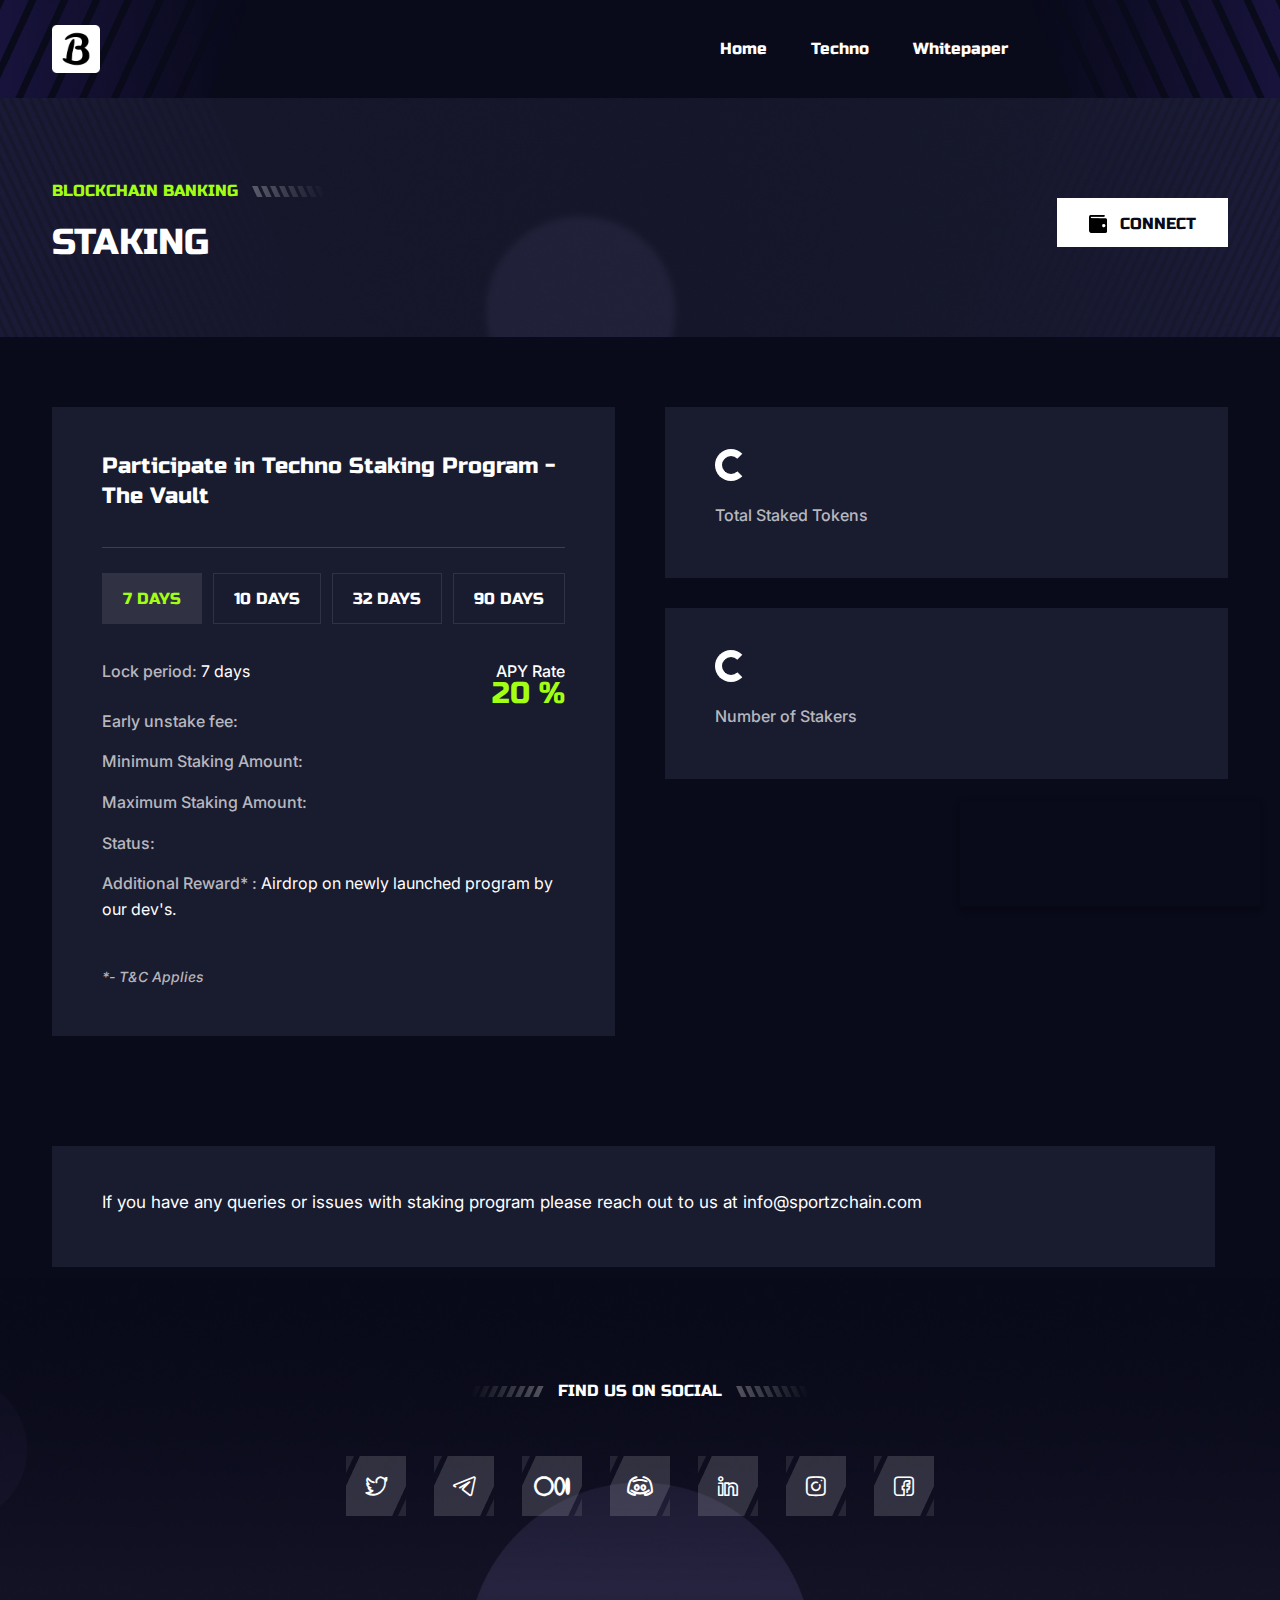
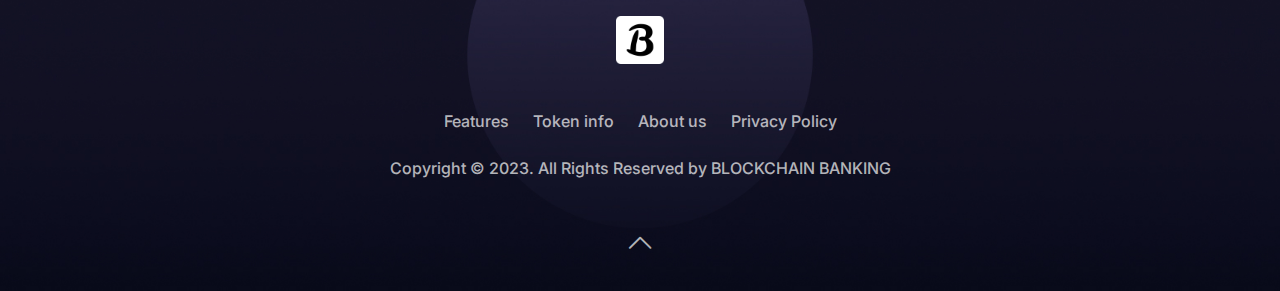
<file: stakingwithmultiplepools-main/stake.html>
<!DOCTYPE html>
<html lang="zxx">
<head>
    <!-- meta tag -->
    <meta charset="utf-8" />
    <title>STAKING</title>
    <link rel="icon" href="favicon1.ico">
    <meta
      name="keywords"
      content="tokens, sportzchain, staking, sports, fans, earn,"
    />
    <meta name="description" content="Sportzchain Staking Platform" />
    <!-- responsive tag -->
    <meta http-equiv="x-ua-compatible" content="ie=edge" />
    <meta name="viewport" content="width=device-width, initial-scale=1" />

    <!-- Bootstrap v4.4.1 css -->
    <link
      rel="stylesheet"
      type="text/css"
      href="assets/css/bootstrap.min.css"
    />
    <!-- animate css -->
    <link rel="stylesheet" type="text/css" href="assets/css/animate.css" />
    <!-- magnific css -->
    <link
      rel="stylesheet"
      type="text/css"
      href="assets/css/magnific-popup.css"
    />
    <!-- owl.carousel css -->
    <link rel="stylesheet" type="text/css" href="assets/css/owl.carousel.css" />
    <!-- off canvas css -->
    <link rel="stylesheet" type="text/css" href="assets/css/off-canvas.css" />
    <!-- flaticon css  -->
    <link
      rel="stylesheet"
      type="text/css"
      href="assets/css/ico-moon-fonts.css"
    />
    <!-- font awesome icon css -->
    <link rel="stylesheet" type="text/css" href="assets/css/all.min.css" />
    <!-- spacing css -->
    <link rel="stylesheet" type="text/css" href="assets/css/sc-spacing.css" />
    <!-- style css -->
    <link rel="stylesheet" type="text/css" href="assets/css/style.css" />
    <!-- responsive css -->
    <link rel="stylesheet" type="text/css" href="assets/css/responsive.css" />
    <!-- notyf css -->
    <link
      href="assets/vendor/notyf/notyf.min.css"
      type="text/css"
      rel="stylesheet"
    />

    <link
      rel="apple-touch-icon"
      sizes="76x76"
      href="assets/images/favicon/apple-touch-icon.png"
    />
    <link
      rel="icon"
      type="image/png"
      sizes="32x32"
      href="assets/images/favicon/favicon-32x32.png"
    />
    <link
      rel="icon"
      type="image/png"
      sizes="16x16"
      href="assets/images/favicon/favicon-16x16.png"
    />
    <link rel="manifest" href="assets/images/favicon/site.webmanifest" />
    <link
      rel="mask-icon"
      href="assets/images/favicon/safari-pinned-tab.svg"
      color="#5bbad5"
    />

    <style>
      /* Chrome, Safari, Edge, Opera */
      input::-webkit-outer-spin-button,
      input::-webkit-inner-spin-button {
        -webkit-appearance: none;
        margin: 0;
      }

      /* Firefox */
      input[type="number"] {
        -moz-appearance: textfield;
      }

      .max:hover {
        cursor: pointer;
      }

      .project_details2_allocations_table_headings ul li,
      .project_details2_allocations_table_body ul li {
        justify-content: center !important;
      }

    </style>
  </head>

  <body class="defult-home">
    <!--Preloader area start here-->
    <div class="loader_first">
      <div class="circular-spinner"></div>
    </div>
    <!--Preloader area End here-->

    <!--Header Start-->
    <header id="gamfi-header" class="gamfi-header-section default-header">
      <div class="menu-area menu-sticky">
        <div class="container">
          <div
            class="heaader-inner-area d-flex justify-content-between align-items-center"
          >
            <div
              class="gamfi-logo-area d-flex justify-content-between align-items-center"
            >
              <div class="logo">
                <a href="stake.html"
                  ><span><img src="favicon1.ico" alt="logo"
                /></span></a>
              </div>
              <div class="header-menu" style="padding-left: 35em">
                <ul class="nav-menu">
                  <li>
                    <a href="/Blockchain-Banking/index.html"
                      >Home</a
                    >
                  </li>
                  <li>
                    <a href=""
                      >Techno</a
                    >
                  </li>
                  <li>
                    <a
                      href=""
                      target="_blank"
                      >Whitepaper</a
                    >
                  </li>
                </ul>
              </div>
            </div>
          </div>
        </div>
      </div>
    </header>
    <!--Header End-->

    <!-- Breadcrumbs Section Start -->

    <div class="gamfi-breadcrumbs-section">
      <div class="container">
        <div class="row">
          <div class="col-lg-5">
            <div class="breadcrumbs-area sec-heading">
              <div class="sub-inner mb-15">
                <span class="sub-title">Blockchain Banking</span>
                <img
                  class="heading-left-image"
                  src="assets/images/icons/steps.png"
                  alt="Steps-Image"
                />
              </div>
              <h2 class="title mb-0">Staking</h2>
            </div>
          </div>
          <div class="col-lg-7 align-self-center">
            <div id="connect-block">
              <button
                type="button"
                class="connect-btn readon white-btn hover-shape float-end"
                id="connect-metamask"
                onclick="connectMe('metamask_wallet')"
              >
                <img src="assets/images/icons/connect.png" alt="Icon" />
                <span class="btn-text">Connect </span>
                <span class="hover-shape1"></span>
                <span class="hover-shape2"></span>
                <span class="hover-shape3"></span>
              </button>
            </div>
            <div
              class="float-lg-end metamask-connected-block"
              style="display: none"
            >
              <p>
                <img src="assets/images/icons/metamask.png" width="30" />
                Metamask Connected (<span id="current-nentwork"></span>)
              </p>
              <h6 id="selected-address">-</h6>
            </div>
          </div>
        </div>
      </div>
    </div>

    <!-- Breadcrumbs  Section End -->

    <!-- Participat Detaisl Content Start -->
    <div
      class="participat-information project-details-conent gamfi-about-secion pb-80 md-pb-50"
    >
      <div class="container">
        <div class="row pt-70">
          <div class="col-lg-6 pr-25 md-pr-15">
            <div class="project-item">
              <div class="project-info border-bottom-2">
                <h4 class="mb-15">
                  Participate in Techno Staking Program - The Vault
                </h4>
              </div>
              <ul class="date-listing mb-35">
                <li
                  class="stake-tab-links"
                  onclick="openTab(event, 'sevenDays')"
                  id="defaultOpen"
                  name="sevenDays"
                >
                  <button>7 Days</button>
                </li>
                <li
                  class="stake-tab-links"
                  onclick="openTab(event, 'tenDays')"
                  name="tenDays"
                >
                  <button>10 Days</button>
                </li>
                <li
                  class="stake-tab-links"
                  onclick="openTab(event, 'thirtyTwoDays')"
                  name="thirtyTwoDays"
                >
                  <button>32 Days</button>
                </li>
                <li
                  class="stake-tab-links"
                  onclick="openTab(event, 'ninetyDays')"
                  name="ninetyDays"
                >
                  <button>90 Days</button>
                </li>
              </ul>
              <div class="project-content">
                <div id="sevenDays" class="stake-tab-content">
                  <div class="project-media mb-40">
                    <ul class="project-listing">
                      <li style="padding-bottom: 24px">
                        Lock period: <strong>7 days</strong>
                        <span>APY Rate</span>
                        <a href="#"><span class="big-text apy">20 %</span></a>
                      </li>
                      <!-- <li>Re-locks on registration: <strong>Yes</strong> <a href="#"><span
                                                    class="big-text apy">0 %</span></a></li> -->
                      <li>
                        Early unstake fee:
                        <strong class="early-unstake-fee"></strong>
                      </li>
                      <li>
                        Minimum Staking Amount:
                        <strong class="min-stake-amount"></strong>
                      </li>
                      <li>
                        Maximum Staking Amount:
                        <strong class="max-stake-amount"></strong>
                      </li>
                      <li>
                        Status: <strong class="current-staking-status"></strong>
                      </li>
                      <li>
                        Additional Reward* :
                        <strong>Airdrop on newly launched program by our dev's.</strong>
                      </li>
                    </ul>
                  </div>
                </div>
                <div id="tenDays" class="stake-tab-content">
                  <div class="project-media mb-40">
                    <ul class="project-listing">
                      <li style="padding-bottom: 24px">
                        Lock period: <strong>10 days</strong>
                        <span>APY Rate</span>
                        <a href="#"><span class="big-text apy">40 %</span></a>
                      </li>
                      <!-- <li>Re-locks on registration: <strong>Yes</strong> <a href="#"><span
                                                    class="big-text apy">0 %</span></a></li> -->
                      <li>
                        Early unstake fee:
                        <strong class="early-unstake-fee"></strong>
                      </li>
                      <li>
                        Minimum Staking Amount:
                        <strong class="min-stake-amount"></strong>
                      </li>
                      <li>
                        Maximum Staking Amount:
                        <strong class="max-stake-amount"></strong>
                      </li>
                      <li>
                        Status: <strong class="current-staking-status"></strong>
                      </li>
                      <li>
                        Additional Reward* :
                        <strong
                          >Airdrop on newly launched program by our dev's.</strong
                        >
                      </li>
                    </ul>
                  </div>
                </div>
                <div id="thirtyTwoDays" class="stake-tab-content">
                  <div class="project-media mb-40">
                    <ul class="project-listing">
                      <li style="padding-bottom: 24px">
                        Lock period: <strong>32 days</strong>
                        <span>APY Rate</span>
                        <a href="#"><span class="big-text apy">60 %</span></a>
                      </li>
                      <!-- <li>Re-locks on registration: <strong>Yes</strong> <a href="#"><span
                                                    class="big-text">25 %</span></a></li> -->
                      <li>
                        Early unstake fee:
                        <strong class="early-unstake-fee"></strong>
                      </li>
                      <li>
                        Minimum Staking Amount:
                        <strong class="min-stake-amount"></strong>
                      </li>
                      <li>
                        Maximum Staking Amount:
                        <strong class="max-stake-amount"></strong>
                      </li>
                      <li>
                        Status: <strong class="current-staking-status"></strong>
                      </li>
                      <li>
                        Additional Reward* :
                        <strong
                          >Airdrop on newly launched program by our dev's.</strong
                        >
                      </li>
                    </ul>
                  </div>
                </div>
                <div id="ninetyDays" class="stake-tab-content">
                  <div class="project-media mb-40">
                    <ul class="project-listing">
                      <li style="padding-bottom: 24px">
                        Lock period: <strong>90 days</strong>
                        <span>APY Rate</span>
                        <a href="#"><span class="big-text apy">100 %</span></a>
                      </li>
                      <!-- <li>Re-locks on registration: <strong>Yes</strong> <a href="#"><span
                                                    class="big-text">35 %</span></a></li> -->
                      <li>
                        Early unstake fee:
                        <strong class="early-unstake-fee"></strong>
                      </li>
                      <li>
                        Minimum Staking Amount:
                        <strong class="min-stake-amount"></strong>
                      </li>
                      <li>
                        Maximum Staking Amount:
                        <strong class="max-stake-amount"></strong>
                      </li>
                      <li>
                        Status: <strong class="current-staking-status"></strong>
                      </li>
                      <li>
                        Additional Reward* :
                        <strong
                          >Airdrop on newly launched program by our dev's.</strong
                        >
                      </li>
                    </ul>
                  </div>
                </div>
              </div>
              <!-- <div class="project-form-list" id="connect-block">
                            <h5 class="mb-1">Connect Metamask to Stack</h5>
                            <button type="button" class="readon black-shape-big connect-wallet-btn-for-mobile"
                                id="connect-metamask" onclick="connectMe('metamask_wallet')"><img
                                    src="assets/images/icons/connect_white.png" alt="Icon">
                                <span class="btn-text">Connect </span>
                                <span class="hover-shape1"></span>
                                <span class="hover-shape2"></span>
                                <span class="hover-shape3"></span>
                            </button>
                            <br><br>
                        </div> -->
              <div
                class="project-form-list wallet-connected-block"
                style="display: none"
              >
                <!-- <h5 class="mb-18" id="selected-address">Address: -</h5> -->

                <h5 class="mb-18 refresh-loader" id="user-main-balance" bal="0">
                  Balance: 0
                </h5>
                <div class="balance-form-area mb-27 stake-btn-block">
                  <input
                    id="amount-to-stack"
                    type="number"
                    min="0"
                    oninput="validity.valid||(value='');"
                    placeholder="00.00"
                  />
                  <span class="max max-stake">MAX</span>
                  <div
                    class="white-shape-small approve"
                    onclick="stackTokens()"
                  >
                    <input
                      type="submit"
                      value="Stake"
                      name="Stake"
                      id="stake-btn"
                    />
                    <span class="hover-shape1"></span>
                    <span class="hover-shape2"></span>
                    <span class="hover-shape3"></span>
                  </div>
                </div>
                <!-- <h5 class="mb-18" id="user-staked-balance">Staked: 0</h5> -->
                <div class="balance-form-area unstake-btn-block">
                  <input
                    id="amount-to-unstack"
                    type="number"
                    min="0"
                    oninput="validity.valid||(value='');"
                    placeholder="00.00"
                  />
                  <span class="max max-unstake">MAX</span>
                  <div class="white-shape-small" onclick="unstackTokens()">
                    <input
                      type="submit"
                      value="Withdraw"
                      name="Withdraw"
                      id="unstake-btn"
                    />
                    <span class="hover-shape1"></span>
                    <span class="hover-shape2"></span>
                    <span class="hover-shape3"></span>
                  </div>
                </div>
                <div class="project-form-list">
                  <h5 class="mb-0 mt-18" id="user-reward-balance">Reward: 0</h5>
                  <button
                    type="button"
                    class="readon black-shape-big connect-wallet-btn-for-mobile"
                    id="claim-btn"
                    onclick="claimTokens()"
                  >
                    <span class="btn-text">Claim Reward</span>
                    <span class="hover-shape1"></span>
                    <span class="hover-shape2"></span>
                    <span class="hover-shape3"></span>
                  </button>
                </div>
              </div>
              <div>
                <p class="mt-10 mb-0">
                  <i style="font-size: 14px">*- T&C Applies</i>
                </p>
              </div>
            </div>
          </div>
          <div class="col-lg-6 pl-25 md-pl-15">
            <div
              class="project-item project-value-inner d-flex justify-content-between align-items-center mb-30"
            >
              <div class="project-value">
                <h3 class="mb-15 initial-loader" id="total-locked-tokens">0</h3>
                <span>Total Staked Tokens</span>

                <!-- <h3 class="mb-15" >$7,868,163.54</h3> -->
                <!-- <span>Total Value Locked</span> -->
              </div>
              <!--
                        <div class="project-value-image">
                            <img class="heading-right-image" src="assets/images/project/rank.png" alt="rank" />
                        </div> -->
            </div>
            <!--
                    <div
                        class="project-item project-value-inner d-flex justify-content-between align-items-center mb-30">
                        <div class="project-value">
                            <h3 class="mb-15">158.50 %</h3>
                            <span>Apy</span>
                        </div>
                        <div class="project-value-image">
                            <img class="heading-right-image" src="assets/images/project/rank2.png" alt="rank" />
                        </div>
                    </div> -->
            <div
              class="project-item project-value-inner d-flex justify-content-between align-items-center"
            >
              <div class="project-value">
                <h3 class="mb-15 initial-loader" id="num-of-stackers">0</h3>
                <span>Number of Stakers</span>
              </div>
              <!--
                        <div class="project-value-image">
                            <img class="heading-right-image" src="assets/images/project/rank3.png" alt="rank" />
                        </div> -->
            </div>
            <div
              class="project-item project-value-inner justify-content-between align-items-center wallet-connected-block"
              style="display: none"
            >
              <div class="project-value">
                <h3
                  class="mb-15 refresh-loader"
                  id="user-staked-balance"
                  bal="0"
                >
                  0
                </h3>
                <span>Your Staked Tokens</span>
              </div>
              <!--
                        <div class="project-value-image">
                            <img class="heading-right-image" src="assets/images/project/rank3.png" alt="rank" />
                        </div> -->
            </div>
            <div
              class="project-item project-value-inner justify-content-between align-items-center countdown-block"
              style="display: none"
            >
              <div class="project-value">
                <h3
                  class="mb-15 refresh-loader initial-loader countdown-time"
                ></h3>
                <span class="countdown-title"></span>
              </div>
              <!--
                        <div class="project-value-image">
                            <img class="heading-right-image" src="assets/images/project/rank3.png" alt="rank" />
                        </div> -->
            </div>
          </div>
        </div>
      </div>
    </div>
    <!-- Participat Detaisl Content End -->
    <div
      class="staking4_table_sect pb-140"
      id="tx-history"
      style="display: none"
    >
      <div class="container">
        <div class="project_details2_allocations_table_sect m-0">
          <h2>
            Stake History<span
              ><img
                src="assets/images/icons/steps.png"
                alt=""
                class="img-fluid"
            /></span>
          </h2>
          <!-- <div class="project_details2_allocations_table">
            <div class="project_details2_allocations_table_headings">
              <ul>
                <li class="table_col1">No.</li>
                <li class="table_col2">Type</li>
                <li class="table_col2">Date</li>
                <li class="table_col3">*Fee (Early UnStake)</li>
                <li class="table_col4">Amount</li>
                <li class="table_col5">Status</li>
                <li class="table_col6">View</li>
              </ul>
            </div>

            <div
              class="project_details2_allocations_table_body"
              id="tx-history-body"
            >
            </div>
          </div> -->
          <table
            class="table project_details2_allocations_table"
            id="tx-history-body"
          >
            <thead
              class="thead-dark project_details2_allocations_table_headings"
            >
              <th>No.</th>
              <th>Type</th>
              <th>Date</th>
              <th>*Fee (Early UnStake)</th>
              <th>Amount</th>
              <th>Status</th>
              <th>View</th>
            </thead>
            <tbody class="project_details2_allocations_table_body"></tbody>
          </table>
        </div>
      </div>
    </div>

    <!-- Staking Raffles-->
    <div class="staking-information project-details-conent pb-80 md-pb-50">
      <div class="container">
        <div class="row">
          <div class="col-lg-12 pr-25 md-pr-15">
            <div class="project-item table-item">
              <!-- <h4>
                Additionally, we have raffle tickets for various staking
                programs and the opportunity to win up to $2500 on SPN tokens on
              </h4>
              <div style="padding: 0px 50px">
                <table class="table" style="color: rgba(255, 255, 255, 0.7)">
                  <thead class="thead-light">
                    <th scope="col">Raffle</th>
                    <th scope="col">Program APY</th>
                    <th scope="col">Pot Share</th>
                    <th scope="col">Potential Winnings*</th>
                  </thead>
                  <tbody>
                    <tr>
                      <td style="padding-left: 8px">
                        1 raffle ticket for every 100,000 SPN staked
                      </td>
                      <td style="padding-left: 8px">40%</td>
                      <td style="padding-left: 8px">10 winners</td>
                      <td style="padding-left: 8px">$1000 worth SPN tokens</td>
                    </tr>
                    <tr>
                      <td style="padding-left: 8px">
                        1 raffle ticket for every 100,000 SPN staked
                      </td>
                      <td style="padding-left: 8px">60%</td>
                      <td style="padding-left: 8px">10 winners</td>
                      <td style="padding-left: 8px">$1500 worth SPN tokens</td>
                    </tr>
                    <tr>
                      <td style="padding-left: 8px">
                        1 raffle ticket for every 100,000 SPN staked
                      </td>
                      <td style="padding-left: 8px">100%</td>
                      <td style="padding-left: 8px">10 winners</td>
                      <td style="padding-left: 8px">$2500 worth SPN tokens</td>
                    </tr>
                  </tbody>
                </table>
                <p>
                  <i style="font-size: 13px">*- Terms and conditions apply</i>
                </p>
              </div> -->
              <h5 style="font-size: 17px; font-family: 'Inter', sans-serif">
                If you have any queries or issues with staking program please
                reach out to us at
                <a href="mailto:info@sportzchain.com">info@sportzchain.com</a>
              </h5>
            </div>
          </div>
        </div>
      </div>
    </div>

    <!-- Footer Section Start -->

    <div class="gamfi-footer-section">
      <div class="footer-area">
        <div class="container">
          <div class="sec-heading text-center">
            <div class="sub-inner mb-52">
              <img
                class="heading-right-image"
                src="assets/images/icons/steps2.png"
                alt="Steps-Image"
              />
              <span class="sub-title white-color">Find us on Social</span>
              <img
                class="heading-left-image"
                src="assets/images/icons/steps.png"
                alt="Steps-Image"
              />
            </div>
          </div>
          <div class="footer-listing text-center mb-100 md-mb-70">
            <ul class="footer-icon-list">
              <li>
                <a href="">
                  <i class="icon-twitter"></i>
                </a>
              </li>
              <li>
                <a href="">
                  <i class="icon-telegram"></i>
                </a>
              </li>
              <li>
                <a href="">
                  <i class="icon-medium"></i>
                </a>
              </li>
              <li>
                <a href="">
                  <i class="icon-discord"></i>
                </a>
              </li>
              <li>
                <a
                  href=""
                >
                  <i class="icon-linkedin"></i>
                </a>
              </li>
              <li>
                <a
                  href=""
                >
                  <i class="icon-instagram"></i>
                </a>
              </li>
              <li>
                <a href="">
                  <i class="icon-facebook"></i>
                </a>
              </li>
            </ul>
          </div>
          <div class="footer-logo text-center mb-45">
            <a href="index.html">
              <img src="favicon1.ico" alt="Footer-logo" />
            </a>
          </div>
          <div class="footer-mainmenu text-center mb-20">
            <ul>
              <li>
                <a href="">Features</a>
              </li>
              <li>
                <a href="">Token info</a>
              </li>
              <li>
                <a href="">About us</a>
              </li>
              <!--<li>
                                <a href="#">Terms of Service</a>
                            </li>-->
              <li>
                <a href=""
                  >Privacy Policy</a
                >
              </li>
            </ul>
          </div>
          <div class="copyright-area text-center mb-0">
            <p class="dsc mb-37">
              Copyright © 2023. All Rights Reserved by
              <a target="_blank" class="gafi" href="#">BLOCKCHAIN BANKING</a>
            </p>
          </div>
          <div class="scrollup text-center">
            <a href="#">
              <i class="icon-arrow_up"></i>
            </a>
          </div>
        </div>
      </div>
    </div>
    <!-- Footer Section End -->

    <!-- modernizr js -->
    <script src="assets/js/modernizr-2.8.3.min.js"></script>
    <!-- jquery latest version -->
    <script src="assets/js/jquery.min.js"></script>
    <!-- Bootstrap v4.4.1 js -->
    <script src="assets/js/bootstrap.min.js"></script>
    <!-- popup.min js -->
    <script src="assets/js/jquery.magnific-popup.min.js"></script>
    <!-- imagesloaded.pkgd.min js -->
    <script src="assets/js/imagesloaded.pkgd.min.js"></script>
    <!-- wow js -->
    <script src="assets/js/wow.min.js"></script>
    <script src="assets/js/jquery.counterup.min.js"></script>
    <!-- counter top js -->
    <script src="assets/js/waypoints.min.js"></script>
    <!-- owl.carousel js -->
    <script src="assets/js/owl.carousel.min.js"></script>
    <!-- plugins js -->
    <script src="assets/js/plugins.js"></script>
    <!-- main js -->
    <script src="assets/js/main.js"></script>
    <!-- staking js -->
    <script src="assets/js/custom/staking.js"></script>

    <script src="assets/vendor/notyf/notyf.min.js"></script>

    <script src="js/web3.min.js"></script>

    <script src="js/header.js"></script>
    <script src="js/common.js"></script>
    <script src="js/index.js"></script>
  </body>

<!-- Mirrored from staking.sportzchain.com/ by HTTrack Website Copier/3.x [XR&CO'2014], Thu, 10 Nov 2022 23:53:16 GMT -->
</html>
</file>
<file: stakingwithmultiplepools-main/assets/css/off-canvas.css>
@charset "utf-8";

/**
*
* -----------------------------------------------------------------------------
*
* Template : Edula - Education HTML5 Template
* Author : SoftCoderes
* Author URI : http://www.softcoders.net/
*
* -----------------------------------------------------------------------------
*
**/
a.nav-expander {
    background: transparent;
    color: #FFFFFF;
    display: block;
    font-size: 16px;
    font-weight: 400;
    height: auto;
    margin-right: 0;
    padding: 0;
    right: 0;
    text-decoration: none;
    text-transform: uppercase;
    top: 0;
    transition: right 0.3s ease-in-out 0s;
    width: auto;
    z-index: 12;
    transition: right 0.3s ease-in-out 0s;
    -webkit-transition: right 0.3s ease-in-out 0s;
    -moz-transition: right 0.3s ease-in-out 0s;
    -o-transition: right 0.3s ease-in-out 0s;
 
}
 
a.nav-expander:hover {
  cursor: pointer;
}

nav.right_menu_togle {
  background: rgba(0,0,0,0.9);
  display: block;
  height: 100%;
  overflow: auto;
  position: fixed;
  right: -520px;
  font-size: 15px;
  top: 0;
  width: 100%;
  max-width: 520px;
  z-index: 2000;
  transition: right 0.3s ease-in-out 0s;
  -webkit-transition: right 0.3s ease-in-out 0s;
  -moz-transition: right 0.3s ease-in-out 0s;
  -o-transition: right 0.3s ease-in-out 0s;
}
.nav-expanded nav {
  right: 0;
}

body.nav-expanded {
  margin-left: 0em;
  transition: right 0.4s ease-in-out 0s;
  -webkit-transition: right 0.4s ease-in-out 0s;
  -moz-transition: right 0.4s ease-in-out 0s;
  -o-transition: right 0.4s ease-in-out 0s;
}
.right_menu_togle .close-btn{
  overflow: hidden;
  padding: 2px 10px 2px;
}
.right_menu_togle .canvas-logo{
    padding-left: 24px;
    padding-bottom: 20px;
}
.right_menu_togle .search-wrap{
    padding: 20px 24px 0;
    position: relative;
}
.right_menu_togle .search-wrap label{
    display: block;
    font-size: 20px;
    color: #fff;
    position: relative;
}
.right_menu_togle .search-wrap input,
.right_menu_togle .search-wrap button{
    border: none;
    outline: none;
}
.right_menu_togle .search-wrap input{
    width: 100%;
    border-radius: 30px;
    background: #fff;
    padding: 7px 25px;
    margin-top: 6px;
}
.right_menu_togle .search-wrap button{
    position: absolute;
    right: 40px;
    background: transparent;
    cursor: pointer;
    bottom: 7px;
    font-size: 18px;
}

.sidebarnav_menu.main-menu li.menu-item-has-children:before{
  position: absolute;
    content: "\f078";
    font-family: FontAwesome;
    color: #ffffff;
    width: 32px;
    height: 32px;
    line-height: 30px;
    background: rgba(255,255,255,0.2);
    border: 1px solid rgba(255,255,255,0.3);
    right: 8px;
    top: 5px;
    cursor: pointer;
    z-index: 999;
    text-align: center;
    font-size: 15px;
  transition: 0.4s;
  -webkit-transition: 0.4s;
  -ms-transition: 0.4s;
}
.sidebarnav_menu.main-menu li.menu-item-has-children.open:before{
    content: "\f077";
  transition: 0.4s;
  -webkit-transition: 0.4s;
  -ms-transition: 0.4s;
}
.sidebarnav_menu.main-menu li.menu-item-has-children ul{
  display: none;
}
.sidebarnav_menu.main-menu li.menu-item-has-children ul li a{
    display: block;
    padding: 8px 45px;
    font-size: 14px;
}

.sidebarnav_menu.main-menu li ul li:hover a,
.sidebarnav_menu.main-menu li ul li.active a{
  background: rgba(0,0,0,0.15) !important;
}
.sidebarnav_menu.main-menu li {
  border-bottom: 1px solid rgba(255,255,255,0.15);
  font-size: 16px;
  position: relative;
  display: block;
}
.sidebarnav_menu.main-menu .list-unstyled li:last-child {
  border-bottom: 0;
}
.sidebarnav_menu.main-menu .list-unstyled {
  border-top: 1px solid rgba(255,255,255,0.15);
}
.sidebarnav_menu.main-menu .list-unstyled li {
  border: 0;
}
.sidebarnav_menu.main-menu li a {
  color: #fff;
  text-decoration: none;
  padding: 8px 24px;
  display: block;
  transition: 0.4s;
  -webkit-transition: 0.4s;
  -ms-transition: 0.4s;
}
.sidebarnav_menu.main-menu li ul li a {
  padding: 8px 0 8px 40px; 
}
.sidebarnav_menu.main-menu li a:hover {
  color: #FFFFFF;
  text-decoration: none;
}
 
.sidebarnav_menu.main-menu a .caret {
  width: 0;
  height: 0;
  display: inline-block;
  vertical-align: top;
  border-top: 4px solid #4f5963;
  border-right: 4px solid transparent;
  border-left: 4px solid transparent;
  content: "";
    margin-top: 8px;
}
 
.sidebarnav_menu.main-menu a:hover .caret {
  border-top-color: #4f5963;
}
 
.sidebarnav_menu.main-menu li.open > a > .caret {
  border-top: none;
  border-bottom: 4px solid #4f5963;
  border-right: 4px solid transparent;
  border-left: 4px solid transparent;
}
 
.sidebarnav_menu.main-menu li.open > a:hover > .caret {
  border-bottom-color: #4f5963;
}
 
.icon:before {
  font-family: 'FontAwesome';
  font-style: normal;
  font-variant: normal;
  font-weight: normal;
  line-height: 1;
  text-transform: none;
  content: '\f105';
}
 
.sidebarnav_menu.main-menu li > a > span.icon {
  float: right;
  margin: 0.1em 1.7em -0.1em 0;
  opacity: 0;
  -webkit-transition: all 0.2s ease-in-out;
  -moz-transition: all 0.2s ease-in-out;
  -o-transition: all 0.2s ease-in-out;
  transition: all 0.2s ease-in-out;
 
}
 
.sidebarnav_menu.main-menu li > a:hover > span.icon {
  float: right;
  margin: 0.1em 0.8em -0.1em 0;
  opacity: 1;
}

.sidebar_nav.navbar {
    position: absolute;
    min-height: auto;
    margin-bottom: 0;
    border: 0;
}
.rs-menu.rs-menu-close,
.sidebar_nav.navbar-inverse{
  background: transparent;
}


/* Menu */
.menu-wrap {
  position: absolute;
  z-index: 1001;
  width: 400px;
  top: -1px;
  height: 100vh;
  background: #373a47;
  padding: 46px 68px 50px 35px;
  font-size: 1.15em;
  -webkit-transform: translate3d(400px,0,0);
  transform: translate3d(400px,0,0);
  -webkit-transition: -webkit-transform 0.4s;
  transition: transform 0.4s;
  -webkit-transition-timing-function: cubic-bezier(0.7,0,0.3,1);
  transition-timing-function: cubic-bezier(0.7,0,0.3,1);
}
body.show-offcan{
  position: relative;
}
body.show-offcan .offwrap{
  position: absolute;
  width: 100%;
  background: #000;
  height: 100%;
  top: 0;
  bottom: 0;
  z-index: 9;
  opacity: .5;
}

.offwrapcon::before {
  position: absolute;
  top: 0;
  left: 0;
  z-index: 10;
  width: 100%;
  height: 100%;
  background: rgba(0,0,0,0.3);
  content: '';
  opacity: 1;
  -webkit-transform: translate3d(100%,0,0);
  transform: translate3d(100%,0,0);
  -webkit-transition: opacity 0.4s, -webkit-transform 0s 0.4s;
  transition: opacity 0.4s, transform 0s 0.4s;
  -webkit-transition-timing-function: cubic-bezier(0.7,0,0.3,1);
  transition-timing-function: cubic-bezier(0.7,0,0.3,1);
}

.icon-list {
  -webkit-transform: translate3d(0,100%,0);
  transform: translate3d(0,100%,0);
}

.icon-list {
  -webkit-transition: -webkit-transform 0s 0.4s;
  transition: transform 0s 0.4s;
  -webkit-transition-timing-function: cubic-bezier(0.7,0,0.3,1);
  transition-timing-function: cubic-bezier(0.7,0,0.3,1);
}

/* Shown menu */
.show-offcan .menu-wrap {
  -webkit-transform: translate3d(0,0,0);
  transform: translate3d(0,0,0);
  -webkit-transition: -webkit-transform 0.8s;
  transition: transform 0.8s;
  -webkit-transition-timing-function: cubic-bezier(0.7,0,0.3,1);
  transition-timing-function: cubic-bezier(0.7,0,0.3,1);
}

.show-offcan .icon-list {
  -webkit-transform: translate3d(0,0,0);
  transform: translate3d(0,0,0);
  -webkit-transition: -webkit-transform 0.8s;
  transition: transform 0.8s;
  -webkit-transition-timing-function: cubic-bezier(0.7,0,0.3,1);
  transition-timing-function: cubic-bezier(0.7,0,0.3,1);
}

.show-offcan .icon-list{
  -webkit-transition-duration: 0.9s;
  transition-duration: 0.9s;
}
</file>
<file: stakingwithmultiplepools-main/assets/css/ico-moon-fonts.css>
@font-face {
  font-family: "icomoon";
  src: url("../fonts/icomoonc580.eot?1o95z7");
  src: url("../fonts/icomoonc580.eot?1o95z7#iefix") format("embedded-opentype"),
    url("../fonts/icomoonc580.ttf?1o95z7") format("truetype"),
    url("../fonts/icomoonc580.woff?1o95z7") format("woff"),
    url("../fonts/icomoonc580.svg?1o95z7#icomoon") format("svg");
  font-weight: normal;
  font-style: normal;
  font-display: block;
}
[class^="icon-"],
[class*=" icon-"] {
  /* use !important to prevent issues with browser extensions that change fonts */
  font-family: "icomoon" !important;
  speak: never;
  font-style: normal;
  font-weight: normal;
  font-variant: normal;
  text-transform: none;
  line-height: 1;

  /* Better Font Rendering =========== */
  -webkit-font-smoothing: antialiased;
  -moz-osx-font-smoothing: grayscale;
}

.icon-comment-icon:before {
  content: "\e91e";
}
.icon-dabble-arrow:before {
  content: "\e91f";
}
.icon-sms-icon:before {
  content: "\e920";
}
.icon-Vector:before {
  content: "\e91c";
}
.icon-coinbase:before {
  content: "\e916";
}
.icon-trustwallet:before {
  content: "\e917";
}
.icon-wallet:before {
  content: "\e911";
}
.icon-walletconnect:before {
  content: "\e918";
}
.icon-coinmarketcap:before {
  content: "\e914";
}
.icon-gate:before {
  content: "\e919";
}
.icon-pancakeswap:before {
  content: "\e915";
}
.icon-uniswap:before {
  content: "\e91a";
}
.icon-world:before {
  content: "\e91d";
}
.icon-arrow_down:before {
  content: "\e901";
}
.icon-arrow_right:before {
  content: "\e902";
}
.icon-arrow_up:before {
  content: "\e903";
}
.icon-calendar:before {
  content: "\e904";
}
.icon-discord:before {
  content: "\e905";
}
.icon-facebook:before {
  content: "\e906";
}
.icon-info-circle:before {
  content: "\e907";
}
.icon-instagram:before {
  content: "\e908";
}
.icon-link:before {
  content: "\e909";
}
.icon-linkedin:before {
  content: "\e90a";
}
.icon-list:before {
  content: "\e90b";
}
.icon-medium:before {
  content: "\e90c";
}
.icon-search:before {
  content: "\e90d";
}
.icon-share:before {
  content: "\e90e";
}
.icon-telegram:before {
  content: "\e90f";
}
.icon-twitter:before {
  content: "\e910";
}
.icon-x:before {
  content: "\e912";
}
.icon-chevron-left:before {
  content: "\e900";
}
.icon-cheveron-left:before {
  content: "\e913";
}
.icon-play:before {
  content: "\e91b";
}
</file>
